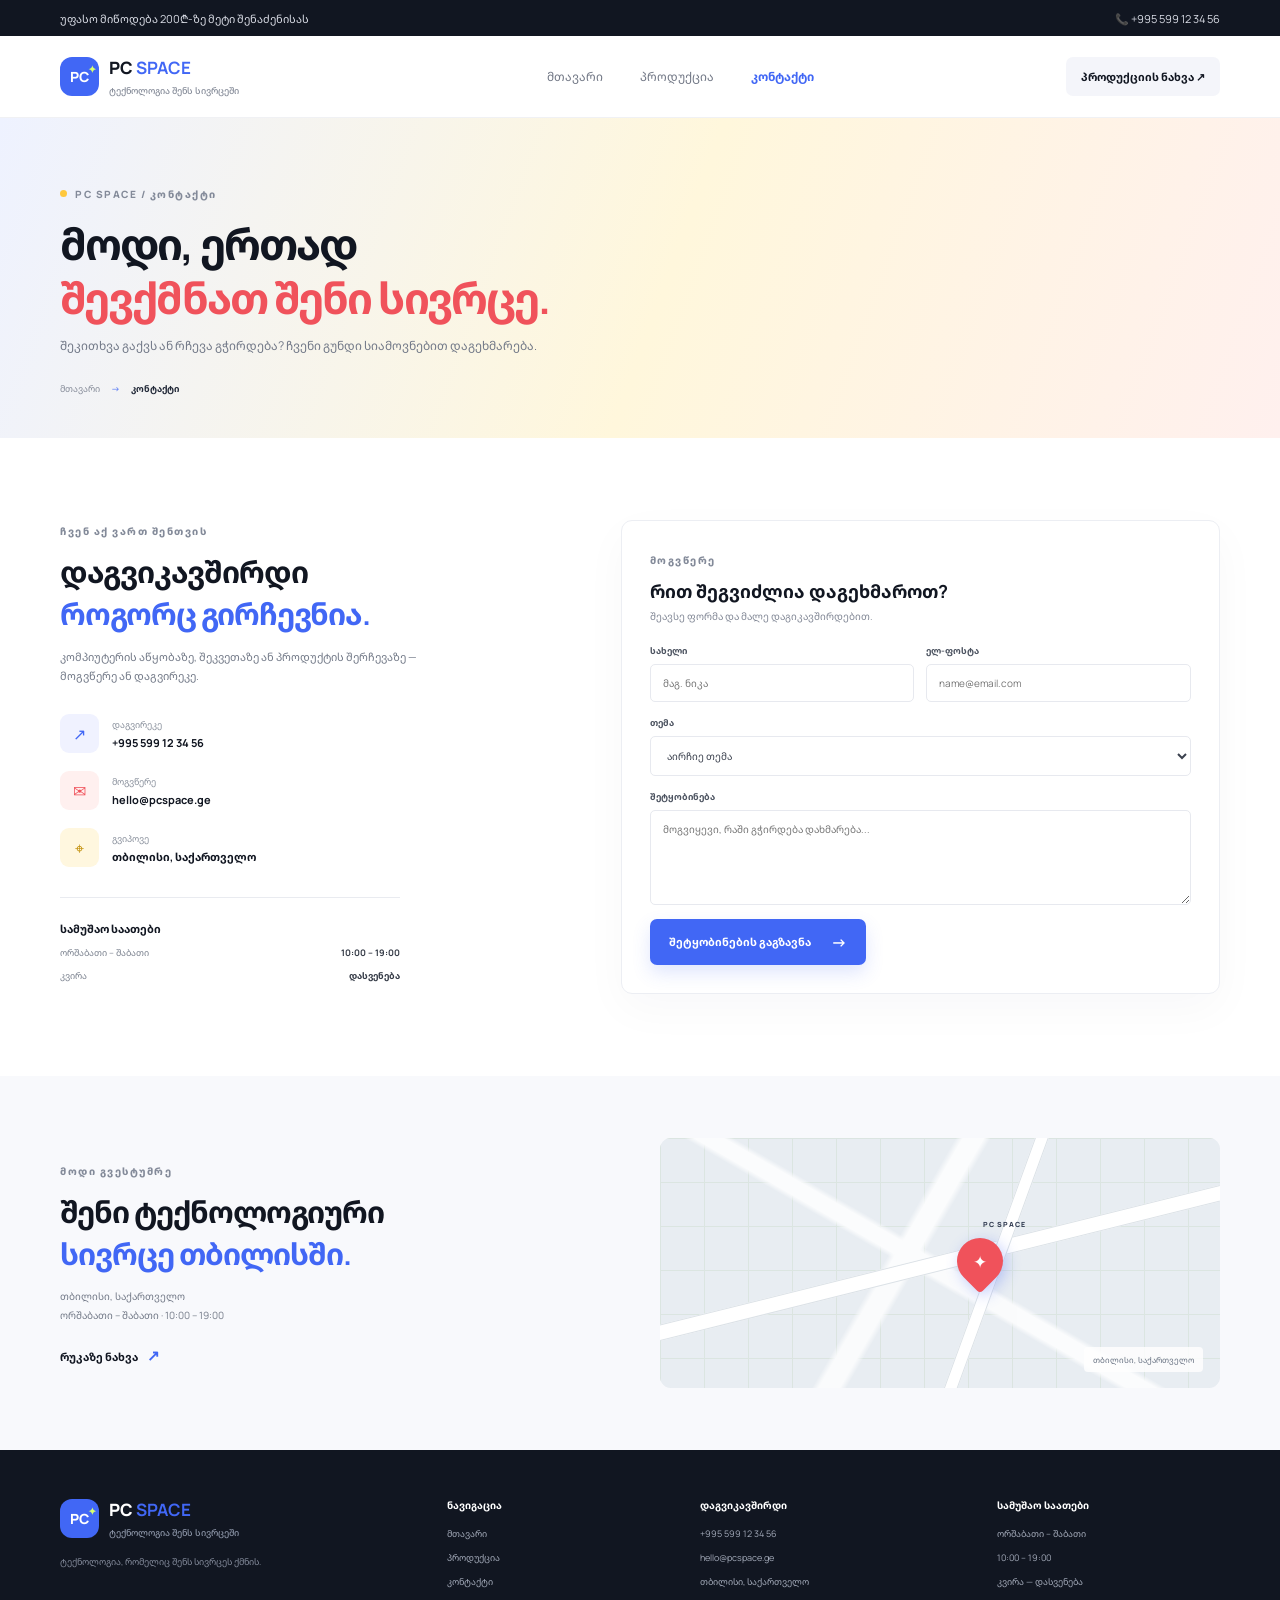
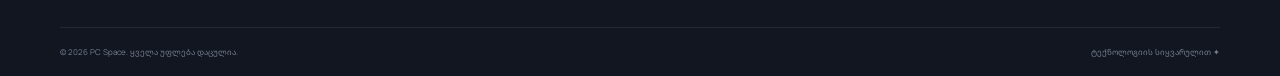
<file: contact.html>
﻿<!doctype html>
<html lang="ka">
  <head>
    <meta charset="UTF-8" />
    <meta name="viewport" content="width=device-width,initial-scale=1.0" />
    <title>კონტაქტი — PC Space</title>
    <link rel="preconnect" href="https://fonts.googleapis.com" />
    <link
      href="https://fonts.googleapis.com/css2?family=Manrope:wght@400;500;600;700;800&family=Noto+Sans+Georgian:wght@400;500;600;700;800&display=swap"
      rel="stylesheet"
    />
    <link rel="stylesheet" href="styles.css" />
  </head>
  <body>
    <div class="topbar">
      <div class="container topbar-inner">
        <span>უფასო მიწოდება 200₾-ზე მეტი შენაძენისას</span
        ><span>📞 +995 599 12 34 56</span>
      </div>
    </div>
    <header class="site-header">
      <div class="container nav-wrap">
        <a class="brand" href="index.html"
          ><span class="brand-mark">PC<span>✦</span></span
          ><span class="brand-name"
            >PC <b>SPACE</b><small>ტექნოლოგია შენს სივრცეში</small></span
          ></a
        >
        <nav class="main-nav">
          <a href="index.html">მთავარი</a><a href="products.html">პროდუქცია</a
          ><a class="active" href="contact.html">კონტაქტი</a>
        </nav>
        <a class="nav-cta" href="products.html">პროდუქციის ნახვა ↗</a>
      </div>
    </header>
    <main>
      <section class="page-banner">
        <div class="container">
          <span class="eyebrow"><i></i> PC SPACE / კონტაქტი</span>
          <h1>მოდი, ერთად<br /><span>შევქმნათ შენი სივრცე.</span></h1>
          <p>
            შეკითხვა გაქვს ან რჩევა გჭირდება? ჩვენი გუნდი სიამოვნებით
            დაგეხმარება.
          </p>
          <div class="breadcrumbs">
            <a href="index.html">მთავარი</a><span>→</span><b>კონტაქტი</b>
          </div>
        </div>
      </section>
      <section class="section container contact-layout">
        <div class="contact-left">
          <span class="eyebrow">ჩვენ აქ ვართ შენთვის</span>
          <h2>დაგვიკავშირდი<br /><span>როგორც გირჩევნია.</span></h2>
          <p class="contact-intro">
            კომპიუტერის აწყობაზე, შეკვეთაზე ან პროდუქტის შერჩევაზე — მოგვწერე ან
            დაგვირეკე.
          </p>
          <div class="contact-method">
            <span class="contact-icon">↗</span>
            <div>
              <small>დაგვირეკე</small
              ><a href="tel:+995599123456">+995 599 12 34 56</a>
            </div>
          </div>
          <div class="contact-method">
            <span class="contact-icon">✉</span>
            <div>
              <small>მოგვწერე</small
              ><a href="mailto:hello@pcspace.ge">hello@pcspace.ge</a>
            </div>
          </div>
          <div class="contact-method">
            <span class="contact-icon">⌖</span>
            <div><small>გვიპოვე</small><span>თბილისი, საქართველო</span></div>
          </div>
          <div class="contact-hours">
            <b>სამუშაო საათები</b
            ><span>ორშაბათი – შაბათი <strong>10:00 – 19:00</strong></span
            ><span>კვირა <strong>დასვენება</strong></span>
          </div>
        </div>
        <div class="contact-form-card">
          <span class="eyebrow">მოგვწერე</span>
          <h3>რით შეგვიძლია დაგეხმაროთ?</h3>
          <p>შეავსე ფორმა და მალე დაგიკავშირდებით.</p>
          <form
            action="mailto:hello@pcspace.ge"
            method="post"
            enctype="text/plain"
          >
            <div class="form-row">
              <label
                >სახელი<input
                  type="text"
                  name="name"
                  placeholder="მაგ. ნიკა"
                  required /></label
              ><label
                >ელ-ფოსტა<input
                  type="email"
                  name="email"
                  placeholder="name@email.com"
                  required
              /></label>
            </div>
            <label
              >თემა<select name="subject">
                <option>აირჩიე თემა</option>
                <option>პროდუქტის შერჩევა</option>
                <option>შეკვეთის სტატუსი</option>
                <option>კომპიუტერის აწყობა</option>
                <option>სხვა შეკითხვა</option>
              </select></label
            ><label
              >შეტყობინება<textarea
                name="message"
                rows="5"
                placeholder="მოგვიყევი, რაში გჭირდება დახმარება..."
              ></textarea></label
            ><button class="button button-primary" type="submit">
              შეტყობინების გაგზავნა <span>→</span>
            </button>
          </form>
        </div>
      </section>
      <section class="location-section">
        <div class="container location-card">
          <div>
            <span class="eyebrow">მოდი გვესტუმრე</span>
            <h2>შენი ტექნოლოგიური<br /><span>სივრცე თბილისში.</span></h2>
            <p>თბილისი, საქართველო<br />ორშაბათი – შაბათი · 10:00 – 19:00</p>
            <a
              class="text-link"
              href="https://maps.google.com/?q=Tbilisi+Georgia"
              target="_blank"
              rel="noopener"
              >რუკაზე ნახვა <span>↗</span></a
            >
          </div>
          <div class="map-visual">
            <div class="map-grid"></div>
            <div class="map-road road-a"></div>
            <div class="map-road road-b"></div>
            <div class="map-pin"><span>✦</span><small>PC SPACE</small></div>
            <span class="map-label">თბილისი, საქართველო</span>
          </div>
        </div>
      </section>
    </main>
    <footer class="site-footer">
      <div class="container footer-main">
        <div>
          <a class="brand brand-footer" href="index.html"
            ><span class="brand-mark">PC<span>✦</span></span
            ><span class="brand-name"
              >PC <b>SPACE</b><small>ტექნოლოგია შენს სივრცეში</small></span
            ></a
          >
          <p class="footer-note">ტექნოლოგია, რომელიც შენს სივრცეს ქმნის.</p>
        </div>
        <div class="footer-col">
          <b>ნავიგაცია</b><a href="index.html">მთავარი</a
          ><a href="products.html">პროდუქცია</a
          ><a href="contact.html">კონტაქტი</a>
        </div>
        <div class="footer-col">
          <b>დაგვიკავშირდი</b><a href="tel:+995599123456">+995 599 12 34 56</a
          ><a href="mailto:hello@pcspace.ge">hello@pcspace.ge</a
          ><span>თბილისი, საქართველო</span>
        </div>
        <div class="footer-col">
          <b>სამუშაო საათები</b><span>ორშაბათი – შაბათი</span
          ><span>10:00 – 19:00</span><span>კვირა — დასვენება</span>
        </div>
      </div>
      <div class="container footer-bottom">
        <span>© 2026 PC Space. ყველა უფლება დაცულია.</span
        ><span>ტექნოლოგიის სიყვარულით ✦</span>
      </div>
    </footer>
  </body>
</html>
</file>
<file: styles.css>
﻿:root {
  --ink: #111621;
  --muted: #747b89;
  --blue: #4968f5;
  --line: #e9ebf0;
  --font: "Manrope", "Noto Sans Georgian", sans-serif;
}
* {
  box-sizing: border-box;
}
html {
  scroll-behavior: smooth;
}
body {
  margin: 0;
  color: var(--ink);
  font-family: var(--font);
  font-size: 14px;
  background: #fff;
}
a {
  color: inherit;
  text-decoration: none;
}
.container {
  width: min(1160px, calc(100% - 48px));
  margin: auto;
}
.topbar {
  height: 36px;
  background: #111621;
  color: #d8dbe4;
  font-size: 11px;
}
.topbar-inner {
  height: 100%;
  display: flex;
  align-items: center;
  justify-content: space-between;
}
.site-header {
  height: 82px;
  border-bottom: 1px solid #f0f1f4;
}
.nav-wrap {
  height: 100%;
  display: flex;
  align-items: center;
  justify-content: space-between;
}
.brand {
  display: flex;
  align-items: center;
  gap: 10px;
}
.brand-mark {
  width: 39px;
  height: 39px;
  border-radius: 12px;
  background: var(--blue);
  color: #fff;
  font-weight: 800;
  display: grid;
  place-items: center;
  position: relative;
}
.brand-mark span {
  font-size: 10px;
  color: #d8ff70;
  position: absolute;
  right: 3px;
  top: 5px;
}
.brand-name {
  font-size: 17px;
  font-weight: 800;
}
.brand-name b {
  color: var(--blue);
}
.brand-name small {
  display: block;
  margin-top: 5px;
  font-size: 9px;
  font-weight: 500;
  color: #858b98;
}
.main-nav {
  display: flex;
  gap: 37px;
  margin-left: 55px;
}
.main-nav a {
  font-size: 12px;
  color: #717785;
}
.main-nav a:hover,
.main-nav a.active {
  color: var(--blue);
  font-weight: 700;
}
.nav-cta {
  font-size: 11px;
  font-weight: 700;
  background: #f4f5fa;
  padding: 12px 15px;
  border-radius: 7px;
}
.nav-cta span {
  color: var(--blue);
  margin-left: 10px;
}
.hero {
  overflow: hidden;
  background: linear-gradient(120deg, #f7f8fc, #eef1ff);
}
.hero-grid {
  display: grid;
  grid-template-columns: 48% 52%;
  min-height: 520px;
  align-items: center;
}
.hero-copy {
  padding: 58px 0 48px;
}
.eyebrow {
  display: inline-flex;
  align-items: center;
  gap: 8px;
  font-size: 10px;
  text-transform: uppercase;
  letter-spacing: 1.5px;
  font-weight: 800;
  color: #838a99;
}
.eyebrow i {
  width: 7px;
  height: 7px;
  border-radius: 50%;
  background: var(--blue);
}
.hero h1 {
  font-size: 58px;
  line-height: 1.1;
  letter-spacing: -3px;
  margin: 19px 0 16px;
  font-weight: 800;
}
.hero h1 span,
.section-heading h2 span,
.contact-left h2 span,
.location-card h2 span {
  color: var(--blue);
}
.hero-copy > p {
  max-width: 390px;
  line-height: 1.8;
  color: #707786;
  font-size: 13px;
}
.hero-actions {
  display: flex;
  align-items: center;
  gap: 24px;
  margin-top: 27px;
}
.button {
  min-height: 46px;
  border: 0;
  border-radius: 7px;
  padding: 0 19px;
  display: inline-flex;
  align-items: center;
  justify-content: center;
  gap: 20px;
  font: 700 11px var(--font);
  cursor: pointer;
}
.button-primary {
  background: var(--blue);
  color: white;
  box-shadow: 0 8px 18px #4968f52b;
}
.button-primary:hover {
  background: #3653df;
}
.button span {
  font-size: 16px;
}
.text-link {
  font-size: 11px;
  font-weight: 700;
}
.text-link span {
  color: var(--blue);
  margin-left: 7px;
  font-size: 15px;
}
.hero-proof {
  margin-top: 39px;
  display: flex;
  align-items: center;
  gap: 12px;
  color: #707786;
  font-size: 9px;
  line-height: 1.5;
}
.hero-proof strong {
  color: #171c28;
  font-size: 11px;
}
.avatar-stack {
  display: flex;
  padding-left: 3px;
}
.avatar-stack b {
  width: 25px;
  height: 25px;
  border-radius: 50%;
  display: grid;
  place-items: center;
  background: #d7dfff;
  color: #435ede;
  font-size: 9px;
  border: 2px solid #f8f9fd;
  margin-left: -4px;
}
.avatar-stack b:nth-child(2) {
  background: #f7dfcf;
  color: #985f3c;
}
.avatar-stack b:nth-child(3) {
  background: #d7eee3;
  color: #37815d;
}
.proof-stars {
  color: #ffb841;
  letter-spacing: 1px;
  margin-left: 12px;
  font-size: 11px;
}
.proof-stars small {
  color: #737987;
  letter-spacing: 0;
}
.hero-visual {
  height: 100%;
  min-height: 520px;
  position: relative;
  display: flex;
  align-items: center;
  justify-content: center;
}
.hero-glow {
  position: absolute;
  width: 390px;
  height: 390px;
  border-radius: 50%;
  background: #dfe5ff;
}
.hero-image {
  position: relative;
  width: 100%;
  height: 390px;
  object-fit: cover;
  border-radius: 170px 12px 12px;
  box-shadow: 0 24px 60px #252d4b24;
  z-index: 1;
}
.hero-chip {
  position: absolute;
  z-index: 2;
  padding: 12px 15px;
  border-radius: 8px;
  background: white;
  box-shadow: 0 10px 35px #1b244315;
  font-size: 10px;
  font-weight: 700;
}
.chip-one {
  top: 87px;
  left: 7px;
}
.chip-two {
  bottom: 100px;
  right: -8px;
}
.online-dot {
  display: inline-block;
  width: 7px;
  height: 7px;
  border-radius: 50%;
  background: #52c583;
  margin-right: 5px;
}
.hero-caption {
  position: absolute;
  bottom: 41px;
  left: 13px;
  display: flex;
  align-items: center;
  gap: 12px;
  color: #7c8390;
  font-size: 8px;
  letter-spacing: 1.3px;
}
.caption-line {
  width: 47px;
  height: 1px;
  background: #a6b1f7;
}
.trust-strip {
  border-bottom: 1px solid var(--line);
}
.trust-grid {
  min-height: 104px;
  display: grid;
  grid-template-columns: repeat(4, 1fr);
  align-items: center;
}
.trust-grid > div {
  display: flex;
  align-items: center;
  gap: 13px;
  padding-left: 18px;
  border-right: 1px solid var(--line);
}
.trust-grid > div:first-child {
  padding-left: 0;
}
.trust-grid > div:last-child {
  border: 0;
}
.trust-grid > div > span {
  color: var(--blue);
  font-size: 23px;
}
.trust-grid p {
  margin: 0;
  display: grid;
  gap: 4px;
}
.trust-grid b {
  font-size: 10px;
}
.trust-grid small {
  font-size: 9px;
  color: #858b98;
}
.section {
  padding-top: 82px;
  padding-bottom: 82px;
}
.section-heading {
  display: flex;
  align-items: end;
  justify-content: space-between;
  margin-bottom: 28px;
}
.section-heading h2 {
  font-size: 29px;
  letter-spacing: -1.2px;
  margin: 9px 0 0;
}
.section-heading > .text-link {
  margin-bottom: 7px;
}
.category-grid {
  display: grid;
  grid-template-columns: repeat(4, 1fr);
  gap: 15px;
}
.category-card {
  min-height: 191px;
  border-radius: 10px;
  padding: 20px;
  position: relative;
  overflow: hidden;
  transition: 0.2s;
}
.category-card:hover {
  transform: translateY(-3px);
}
.cat-dark {
  background: #171d2c;
  color: white;
}
.cat-blue {
  background: #edf1ff;
}
.cat-lilac {
  background: #f1eefb;
}
.cat-sand {
  background: #f7f3eb;
}
.cat-icon {
  font-size: 23px;
  color: var(--blue);
  margin-bottom: 15px;
}
.cat-dark .cat-icon {
  color: #91a3ff;
}
.cat-count {
  font-size: 8px;
  color: #838b9b;
  letter-spacing: 0.4px;
}
.cat-dark .cat-count {
  color: #abb3c7;
}
.category-card h3 {
  font-size: 15px;
  margin: 7px 0 5px;
}
.category-card p {
  font-size: 9px;
  color: #798090;
  margin: 0;
}
.cat-dark p {
  color: #b1b8c7;
}
.cat-arrow {
  position: absolute;
  right: 18px;
  bottom: 18px;
  color: var(--blue);
  font-size: 17px;
}
.cat-dark .cat-arrow {
  color: #a4b0ff;
}
.featured {
  background: #f8f9fc;
  padding: 77px 0 83px;
}
.product-grid {
  display: grid;
  grid-template-columns: repeat(4, 1fr);
  gap: 17px;
}
.product-card {
  background: white;
  border: 1px solid #edf0f4;
  border-radius: 9px;
  overflow: hidden;
  transition: 0.2s;
}
.product-card:hover {
  transform: translateY(-3px);
  box-shadow: 0 12px 30px #17244a0e;
}
.product-image {
  height: 187px;
  background: #f3f5f8;
  position: relative;
  overflow: hidden;
  display: grid;
  place-items: center;
}
.product-image img {
  width: 100%;
  height: 100%;
  object-fit: cover;
  transition: 0.3s;
}
.product-card:hover .product-image img {
  transform: scale(1.04);
}
.badge {
  position: absolute;
  z-index: 1;
  top: 12px;
  left: 12px;
  padding: 5px 8px;
  border-radius: 4px;
  background: #e9edff;
  color: #4968f5;
  font-weight: 800;
  font-size: 8px;
}
.badge-new {
  background: #e6f6ed;
  color: #3c9b65;
}
.badge-sale {
  background: #fff0e8;
  color: #e87943;
}
.product-info {
  padding: 14px;
}
.product-info > small {
  font-size: 9px;
  color: #858c99;
}
.product-info h3 {
  font-size: 12px;
  margin: 7px 0 8px;
  white-space: nowrap;
  overflow: hidden;
  text-overflow: ellipsis;
}
.rating {
  font-size: 10px;
  letter-spacing: 1px;
  color: #ffb743;
}
.rating span {
  font-size: 9px;
  letter-spacing: 0;
  color: #858c99;
}
.price-row {
  margin-top: 13px;
  border-top: 1px solid #f0f1f4;
  padding-top: 11px;
  display: flex;
  align-items: center;
  gap: 8px;
}
.price-row b {
  font-size: 13px;
}
.price-row del {
  font-size: 9px;
  color: #a6abb5;
}
.price-row a {
  margin-left: auto;
  width: 25px;
  height: 25px;
  display: grid;
  place-items: center;
  border-radius: 6px;
  background: #f0f2ff;
  color: var(--blue);
  font-size: 14px;
}
.promo-section {
  padding-top: 75px;
  padding-bottom: 75px;
}
.promo-box {
  min-height: 290px;
  border-radius: 13px;
  background: #192238;
  color: white;
  padding: 43px 55px;
  display: flex;
  align-items: center;
  justify-content: space-between;
  overflow: hidden;
  position: relative;
}
.promo-box:after {
  content: "";
  position: absolute;
  width: 380px;
  height: 380px;
  border-radius: 50%;
  background: #4968f536;
  right: 15%;
  top: -45%;
}
.promo-box .eyebrow {
  color: #aeb8d0;
}
.promo-box h2 {
  font-size: 29px;
  line-height: 1.35;
  margin: 13px 0;
}
.promo-box h2 span {
  color: #9eafff;
}
.promo-box p {
  font-size: 10px;
  color: #bac2d3;
  margin-bottom: 19px;
}
.button-light {
  background: white;
  color: #202943;
}
.promo-orb {
  position: relative;
  z-index: 1;
  width: 180px;
  height: 180px;
  border-radius: 50%;
  border: 1px solid #697698;
  display: flex;
  flex-direction: column;
  justify-content: center;
  align-items: center;
  font-size: 32px;
  font-weight: 800;
  line-height: 1.05;
  box-shadow:
    0 0 0 18px #ffffff08,
    0 0 0 37px #ffffff05;
}
.promo-orb b {
  color: #98aaff;
}
.promo-orb span {
  font-size: 7px;
  letter-spacing: 2px;
  color: #aeb8d0;
  margin-top: 12px;
}
.site-footer {
  background: #111621;
  color: white;
  padding-top: 48px;
}
.footer-main {
  display: grid;
  grid-template-columns: 1.6fr 1fr 1.2fr 1fr;
  gap: 30px;
  padding-bottom: 39px;
}
.brand-footer .brand-name {
  color: white;
}
.brand-footer .brand-name small {
  color: #8c95a7;
}
.footer-note {
  font-size: 9px;
  color: #858c9c;
  margin-top: 16px;
}
.footer-col {
  display: flex;
  flex-direction: column;
  gap: 11px;
  font-size: 9px;
  color: #a4abba;
}
.footer-col > b {
  font-size: 10px;
  color: white;
  margin-bottom: 4px;
}
.footer-bottom {
  border-top: 1px solid #ffffff15;
  min-height: 49px;
  display: flex;
  align-items: center;
  justify-content: space-between;
  color: #777f8e;
  font-size: 8px;
}
.page-banner {
  background: linear-gradient(115deg, #f5f7fc, #edf0ff);
  padding: 64px 0 43px;
}
.page-banner h1 {
  font-size: 43px;
  line-height: 1.25;
  letter-spacing: -1.9px;
  margin: 16px 0 11px;
}
.page-banner h1 span {
  color: var(--blue);
}
.page-banner p {
  font-size: 12px;
  color: #717887;
}
.breadcrumbs {
  display: flex;
  align-items: center;
  gap: 11px;
  margin-top: 28px;
  font-size: 9px;
  color: #858b98;
}
.breadcrumbs span {
  color: var(--blue);
}
.breadcrumbs b {
  color: #222938;
}
.catalog {
  display: grid;
  grid-template-columns: 210px 1fr;
  gap: 30px;
  padding-top: 55px;
}
.filters {
  border-right: 1px solid var(--line);
  padding-right: 22px;
}
.filters h3 {
  font-size: 12px;
  margin: 0 0 14px;
}
.filters > a {
  display: flex;
  justify-content: space-between;
  padding: 10px 9px;
  font-size: 10px;
  color: #707786;
  border-radius: 5px;
}
.filters > a span {
  font-size: 9px;
  color: #9ba1ac;
}
.filters > a.filter-active {
  background: #f0f2ff;
  color: var(--blue);
  font-weight: 700;
}
.filter-line {
  height: 1px;
  background: var(--line);
  margin: 23px 0;
}
.muted {
  font-size: 9px;
  color: #858b98;
}
.price-track {
  height: 4px;
  background: #e6e9f4;
  border-radius: 10px;
  margin: 18px 3px 10px;
}
.price-track span {
  display: block;
  width: 76%;
  height: 100%;
  margin-left: 12%;
  background: var(--blue);
  position: relative;
}
.price-track span:before,
.price-track span:after {
  content: "";
  width: 12px;
  height: 12px;
  border: 2px solid var(--blue);
  background: white;
  border-radius: 50%;
  position: absolute;
  top: 50%;
  transform: translateY(-50%);
}
.price-track span:before {
  left: -5px;
}
.price-track span:after {
  right: -5px;
}
.price-labels {
  display: flex;
  justify-content: space-between;
  font-size: 8px;
  color: #818795;
}
.check-row {
  display: flex;
  align-items: center;
  gap: 8px;
  margin: 11px 0;
  font-size: 10px;
  color: #737a88;
}
.check-row input {
  accent-color: var(--blue);
}
.catalog-tools {
  display: flex;
  justify-content: space-between;
  align-items: center;
  margin-bottom: 19px;
}
.catalog-tools > div {
  display: grid;
  gap: 5px;
}
.catalog-tools b {
  font-size: 13px;
}
.catalog-tools span {
  font-size: 9px;
  color: #818795;
}
.catalog-tools select {
  background: white;
  border: 1px solid var(--line);
  border-radius: 5px;
  padding: 10px;
  font: 10px var(--font);
  color: #515866;
}
.catalog-grid {
  grid-template-columns: repeat(3, 1fr);
  gap: 15px;
}
.catalog-grid .product-image {
  height: 175px;
}
.pagination {
  display: flex;
  justify-content: center;
  gap: 6px;
  margin-top: 30px;
}
.pagination a {
  width: 30px;
  height: 30px;
  border: 1px solid var(--line);
  border-radius: 5px;
  display: grid;
  place-items: center;
  font-size: 10px;
  color: #6d7482;
}
.pagination a.page-current {
  background: var(--blue);
  color: white;
  border-color: var(--blue);
}
.contact-layout {
  display: grid;
  grid-template-columns: 0.9fr 1.1fr;
  gap: 70px;
  align-items: start;
}
.contact-left h2,
.location-card h2 {
  font-size: 30px;
  line-height: 1.4;
  letter-spacing: -1px;
  margin: 12px 0;
}
.contact-intro {
  font-size: 11px;
  line-height: 1.8;
  color: #737a88;
  max-width: 390px;
  margin-bottom: 28px;
}
.contact-method {
  display: flex;
  align-items: center;
  gap: 13px;
  margin: 18px 0;
}
.contact-icon {
  width: 39px;
  height: 39px;
  border-radius: 9px;
  background: #f0f2ff;
  color: var(--blue);
  display: grid;
  place-items: center;
  font-size: 16px;
}
.contact-method div {
  display: grid;
  gap: 4px;
}
.contact-method small {
  font-size: 9px;
  color: #888f9b;
}
.contact-method a,
.contact-method div > span {
  font-size: 11px;
  font-weight: 700;
}
.contact-hours {
  display: grid;
  gap: 10px;
  margin-top: 30px;
  padding-top: 23px;
  border-top: 1px solid var(--line);
  max-width: 340px;
}
.contact-hours > b {
  font-size: 11px;
}
.contact-hours span {
  display: flex;
  justify-content: space-between;
  font-size: 9px;
  color: #7a818e;
}
.contact-hours strong {
  color: #343a46;
}
.contact-form-card {
  border: 1px solid #eceef3;
  border-radius: 11px;
  padding: 28px;
  box-shadow: 0 15px 45px #19223808;
}
.contact-form-card h3 {
  font-size: 18px;
  margin: 11px 0 6px;
}
.contact-form-card > p {
  font-size: 10px;
  color: #818795;
  margin: 0 0 21px;
}
.contact-form-card form {
  display: grid;
  gap: 14px;
}
.contact-form-card label {
  display: grid;
  gap: 7px;
  font-size: 9px;
  font-weight: 700;
  color: #4c5360;
}
.form-row {
  display: grid;
  grid-template-columns: 1fr 1fr;
  gap: 12px;
}
.contact-form-card input,
.contact-form-card select,
.contact-form-card textarea {
  border: 1px solid #e7e9ef;
  border-radius: 5px;
  padding: 11px 12px;
  font: 10px var(--font);
  outline: none;
  color: #3b414e;
  background: white;
}
.contact-form-card input:focus,
.contact-form-card select:focus,
.contact-form-card textarea:focus {
  border-color: #91a2ff;
}
.contact-form-card textarea {
  resize: vertical;
  min-height: 95px;
}
.contact-form-card .button {
  justify-self: start;
}
.location-section {
  background: #f8f9fc;
  padding: 62px 0;
}
.location-card {
  display: grid;
  grid-template-columns: 1fr 1fr;
  align-items: center;
  gap: 40px;
}
.location-card p {
  font-size: 10px;
  line-height: 1.9;
  color: #727987;
}
.location-card .text-link {
  display: inline-block;
  margin-top: 10px;
}
.map-visual {
  height: 250px;
  border-radius: 11px;
  position: relative;
  overflow: hidden;
  background: #e8edf2;
}
.map-grid {
  position: absolute;
  inset: 0;
  background-image:
    linear-gradient(
      30deg,
      transparent 46%,
      white 47%,
      white 50%,
      transparent 51%
    ),
    linear-gradient(
      120deg,
      transparent 42%,
      white 43%,
      white 46%,
      transparent 47%
    ),
    linear-gradient(90deg, #d8e3dc 1px, transparent 1px),
    linear-gradient(#d8e3dc 1px, transparent 1px);
  background-size:
    100% 100%,
    100% 100%,
    44px 44px,
    44px 44px;
  opacity: 0.8;
}
.map-road {
  position: absolute;
  background: white;
  border: 1px solid #dce2e7;
}
.road-a {
  width: 120%;
  height: 16px;
  top: 47%;
  left: -10%;
  transform: rotate(-14deg);
}
.road-b {
  height: 130%;
  width: 13px;
  left: 59%;
  top: -15%;
  transform: rotate(20deg);
}
.map-pin {
  position: absolute;
  left: 53%;
  top: 40%;
  width: 46px;
  height: 46px;
  border-radius: 50% 50% 50% 4px;
  transform: rotate(-45deg);
  background: var(--blue);
  display: grid;
  place-items: center;
  color: white;
  box-shadow: 0 5px 15px #4968f555;
}
.map-pin span {
  transform: rotate(45deg);
  font-size: 17px;
}
.map-pin small {
  position: absolute;
  transform: rotate(45deg);
  left: 40px;
  top: 20px;
  width: 72px;
  color: #303a50;
  font-size: 7px;
  font-weight: 800;
  letter-spacing: 1px;
}
.map-label {
  position: absolute;
  bottom: 16px;
  right: 17px;
  font-size: 8px;
  color: #667080;
  background: #ffffffcf;
  padding: 7px 9px;
  border-radius: 4px;
}
@media (max-width: 900px) {
  .hero-grid {
    grid-template-columns: 1fr 1fr;
  }
  .hero h1 {
    font-size: 48px;
  }
  .hero-image {
    height: 330px;
  }
  .hero-visual {
    min-height: 440px;
  }
  .trust-grid {
    grid-template-columns: repeat(2, 1fr);
    padding: 17px 0;
    gap: 15px;
  }
  .trust-grid > div:nth-child(2) {
    border: 0;
  }
  .category-grid {
    grid-template-columns: repeat(2, 1fr);
  }
  .product-grid {
    grid-template-columns: repeat(2, 1fr);
  }
  .catalog-grid {
    grid-template-columns: repeat(2, 1fr);
  }
  .footer-main {
    grid-template-columns: repeat(2, 1fr);
  }
  .contact-layout {
    gap: 35px;
  }
  .catalog {
    grid-template-columns: 175px 1fr;
    gap: 20px;
  }
}
@media (max-width: 620px) {
  .container {
    width: min(100% - 32px, 480px);
  }
  .topbar {
    height: 31px;
    font-size: 9px;
  }
  .topbar-inner span:last-child {
    display: none;
  }
  .site-header {
    height: auto;
    min-height: 72px;
  }
  .nav-wrap {
    flex-wrap: wrap;
    padding: 13px 0;
    gap: 12px;
  }
  .brand-mark {
    width: 34px;
    height: 34px;
  }
  .brand-name {
    font-size: 15px;
  }
  .main-nav {
    order: 3;
    width: 100%;
    margin: 0;
    justify-content: center;
    gap: 32px;
    padding: 10px 0 2px;
    border-top: 1px solid #f0f1f4;
  }
  .main-nav a {
    font-size: 11px;
  }
  .nav-cta {
    font-size: 9px;
    padding: 10px;
  }
  .hero-grid {
    display: flex;
    flex-direction: column;
    align-items: stretch;
  }
  .hero-copy {
    padding: 48px 0 20px;
  }
  .hero h1 {
    font-size: 49px;
  }
  .hero-copy > p {
    font-size: 12px;
  }
  .hero-visual {
    min-height: 320px;
    margin: 0 -4px;
  }
  .hero-image {
    height: 260px;
    width: 94%;
    border-radius: 110px 9px 9px;
  }
  .hero-glow {
    width: 280px;
    height: 280px;
  }
  .chip-one {
    top: 29px;
    left: 0;
  }
  .chip-two {
    bottom: 58px;
    right: 0;
  }
  .hero-caption {
    bottom: 19px;
    left: 10px;
  }
  .hero-proof {
    margin-top: 25px;
  }
  .trust-grid {
    grid-template-columns: 1fr 1fr;
    gap: 15px 8px;
  }
  .trust-grid > div {
    padding-left: 4px !important;
    border: 0;
  }
  .trust-grid b {
    font-size: 9px;
  }
  .trust-grid small {
    font-size: 8px;
  }
  .section {
    padding-top: 55px;
    padding-bottom: 55px;
  }
  .section-heading h2 {
    font-size: 22px;
  }
  .section-heading {
    gap: 12px;
  }
  .section-heading > .text-link {
    font-size: 9px;
    white-space: nowrap;
  }
  .category-grid {
    gap: 10px;
  }
  .category-card {
    min-height: 168px;
    padding: 15px;
  }
  .category-card h3 {
    font-size: 13px;
  }
  .category-card p {
    font-size: 8px;
  }
  .featured {
    padding: 55px 0;
  }
  .product-grid,
  .catalog-grid {
    gap: 10px;
  }
  .product-image,
  .catalog-grid .product-image {
    height: 135px;
  }
  .product-info {
    padding: 11px;
  }
  .product-info h3 {
    font-size: 10px;
  }
  .product-info > small {
    font-size: 8px;
  }
  .price-row b {
    font-size: 11px;
  }
  .promo-section {
    padding-top: 48px;
    padding-bottom: 48px;
  }
  .promo-box {
    padding: 30px 23px;
    min-height: 250px;
  }
  .promo-box h2 {
    font-size: 22px;
  }
  .promo-box p {
    max-width: 220px;
    line-height: 1.6;
  }
  .promo-orb {
    width: 95px;
    height: 95px;
    font-size: 19px;
    flex-shrink: 0;
    margin-left: 10px;
    box-shadow:
      0 0 0 10px #ffffff08,
      0 0 0 20px #ffffff05;
  }
  .promo-orb span {
    font-size: 5px;
    letter-spacing: 1px;
  }
  .footer-main {
    grid-template-columns: 1fr 1fr;
    gap: 27px 15px;
  }
  .footer-bottom {
    font-size: 7px;
    gap: 12px;
  }
  .page-banner {
    padding: 45px 0 30px;
  }
  .page-banner h1 {
    font-size: 34px;
  }
  .page-banner p {
    font-size: 10px;
    line-height: 1.7;
  }
  .catalog {
    display: block;
    padding-top: 32px;
    padding-bottom: 48px;
  }
  .filters {
    border: 0;
    padding: 0 0 18px;
    display: flex;
    gap: 7px;
    overflow: auto;
    white-space: nowrap;
  }
  .filters h3,
  .filters > a:not(.filter-active),
  .filters .filter-line,
  .filters .muted,
  .filters .price-track,
  .filters .price-labels,
  .filters .check-row {
    display: none;
  }
  .filters > a.filter-active {
    font-size: 9px;
    padding: 9px 11px;
  }
  .catalog-tools {
    align-items: flex-start;
    gap: 9px;
  }
  .catalog-tools b {
    font-size: 11px;
  }
  .catalog-tools span {
    font-size: 8px;
  }
  .catalog-tools select {
    max-width: 135px;
    padding: 8px;
    font-size: 8px;
  }
  .contact-layout {
    display: block;
    padding-top: 46px;
    padding-bottom: 48px;
  }
  .contact-left h2,
  .location-card h2 {
    font-size: 25px;
  }
  .contact-left {
    margin-bottom: 33px;
  }
  .contact-form-card {
    padding: 20px;
  }
  .form-row {
    grid-template-columns: 1fr;
  }
  .location-section {
    padding: 45px 0;
  }
  .location-card {
    grid-template-columns: 1fr;
    gap: 23px;
  }
  .map-visual {
    height: 205px;
  }
}

/* Mobile refinements */
@media (max-width: 620px) {
  .catalog .filters > a:not(.filter-active) {
    display: flex;
    align-items: center;
    gap: 7px;
    flex: 0 0 auto;
    padding: 9px 11px;
    background: #f5f6fa;
    border-radius: 5px;
    font-size: 9px;
  }
  .catalog .filters > a:not(.filter-active) span {
    display: none;
  }
  .catalog .filters {
    scrollbar-width: none;
  }
  .catalog .filters::-webkit-scrollbar {
    display: none;
  }
}
@media (max-width: 360px) {
  .hero h1 {
    font-size: 43px;
  }
  .main-nav {
    gap: 23px;
  }
  .nav-cta {
    padding: 9px;
    font-size: 8px;
  }
  .hero-proof {
    gap: 7px;
  }
  .proof-stars {
    margin-left: 2px;
    font-size: 9px;
  }
  .category-card {
    padding: 12px;
  }
  .product-info {
    padding: 9px;
  }
  .product-info h3 {
    font-size: 9px;
  }
  .price-row {
    gap: 5px;
  }
}

/* PC Space color accents */
:root{--blue:#4167f5;--red:#f0525b;--yellow:#ffc83d}
.eyebrow i{background:var(--yellow)}
.hero{background:linear-gradient(115deg,#f5f7ff 0%,#fff8e8 53%,#fff0ef 100%)}
.hero h1 span,.page-banner h1 span{color:var(--red)}
.hero-glow{background:#ffe8a7}
.trust-grid>div:nth-child(1)>span{color:var(--blue)}
.trust-grid>div:nth-child(2)>span{color:var(--yellow)}
.trust-grid>div:nth-child(3)>span{color:var(--red)}
.trust-grid>div:nth-child(4)>span{color:var(--blue)}
.cat-blue{background:linear-gradient(145deg,#eaf0ff,#dce6ff);border-bottom:3px solid var(--blue)}
.cat-lilac{background:linear-gradient(145deg,#fff3f1,#ffe2df);border-bottom:3px solid var(--red)}
.cat-sand{background:linear-gradient(145deg,#fff9e8,#ffefbf);border-bottom:3px solid var(--yellow)}
.cat-blue .cat-icon,.cat-blue .cat-arrow{color:var(--blue)}
.cat-lilac .cat-icon,.cat-lilac .cat-arrow{color:var(--red)}
.cat-sand .cat-icon,.cat-sand .cat-arrow{color:#d39a00}
.badge{background:#e9eeff;color:var(--blue)}
.badge-new{background:#fff1c9;color:#986c00}
.badge-sale{background:#ffe8e6;color:#d83b45}
.price-row a{background:#fff0ef;color:var(--red)}
.promo-box{background:linear-gradient(115deg,#192238 0%,#233b87 100%)}
.promo-box h2 span{color:var(--yellow)}
.promo-orb b{color:var(--yellow)}
.contact-method:nth-of-type(2) .contact-icon{background:#fff0ef;color:var(--red)}
.contact-method:nth-of-type(3) .contact-icon{background:#fff7df;color:#bf8b00}
.contact-method:nth-of-type(4) .contact-icon{background:#eaf0ff;color:var(--blue)}
.map-pin{background:var(--red)}
.page-banner{background:linear-gradient(110deg,#eef2ff 0%,#fff7dc 52%,#fff0ee 100%)}
</file>
